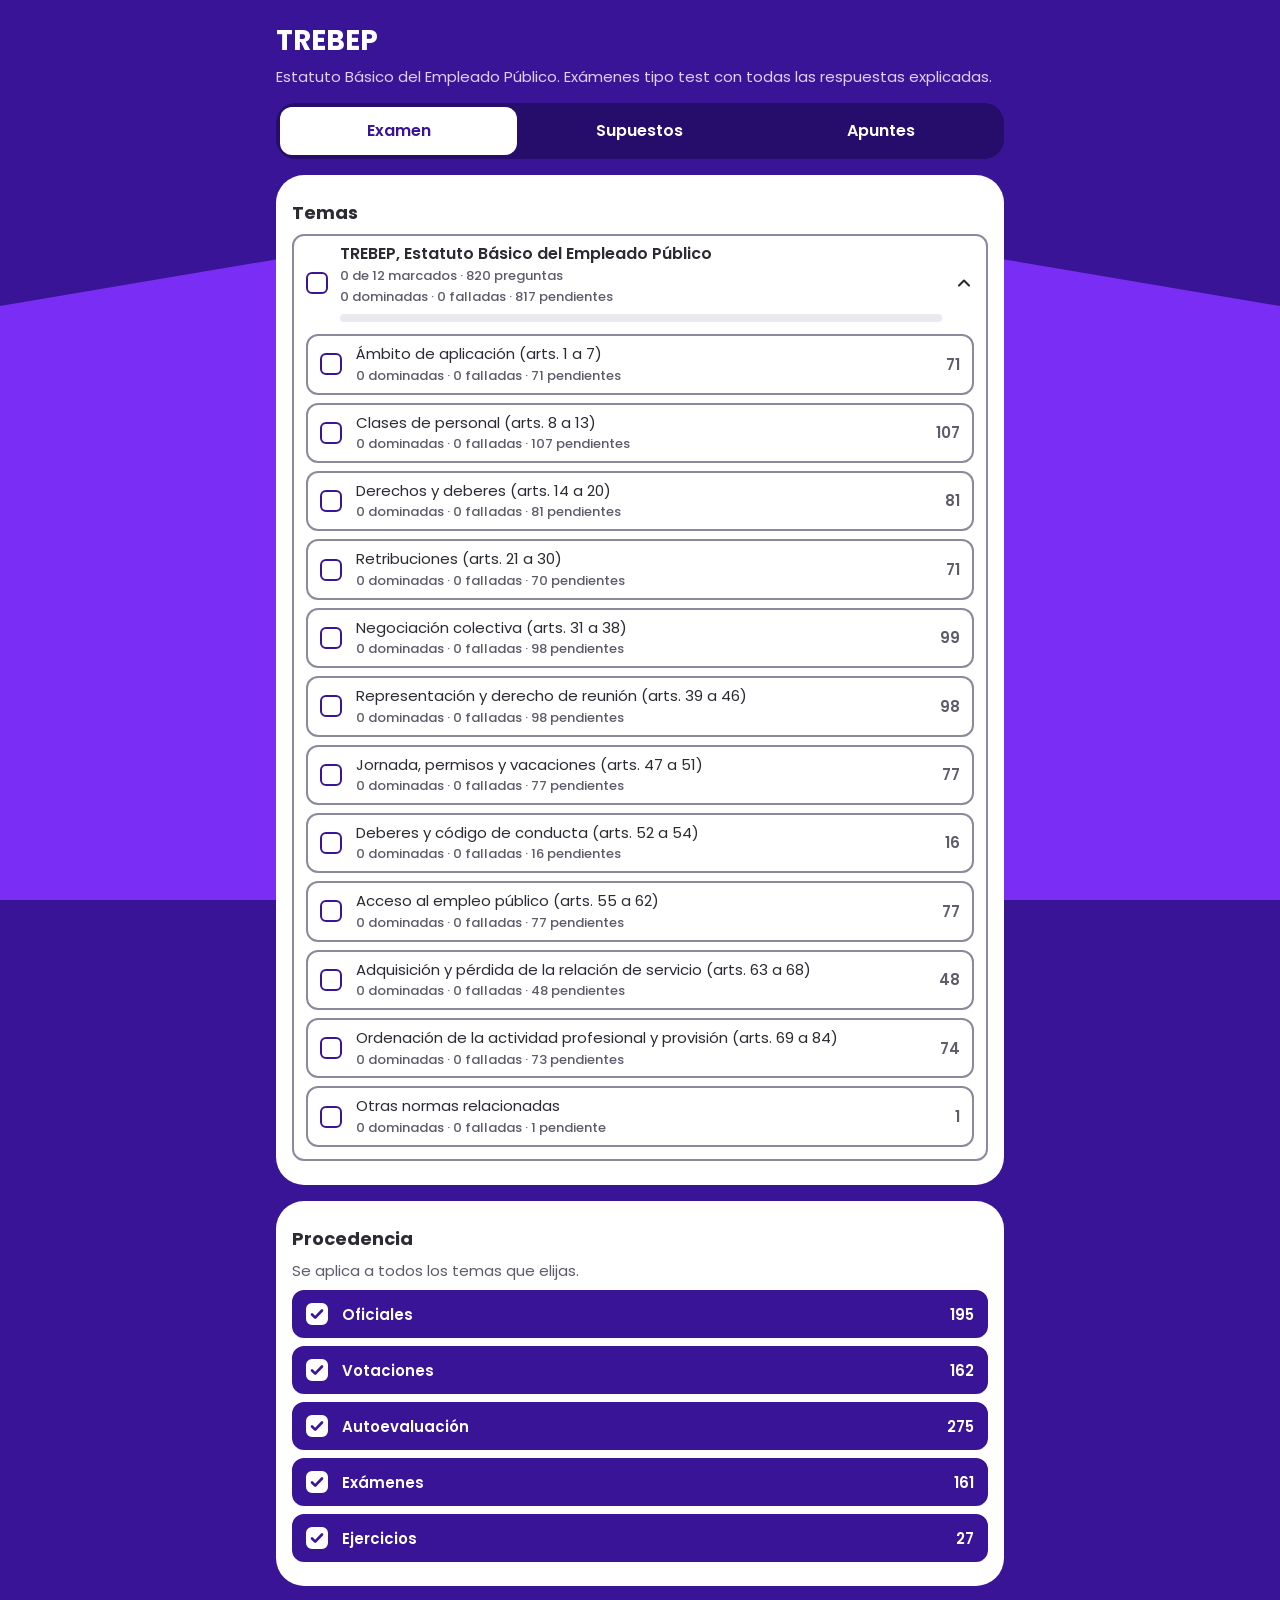
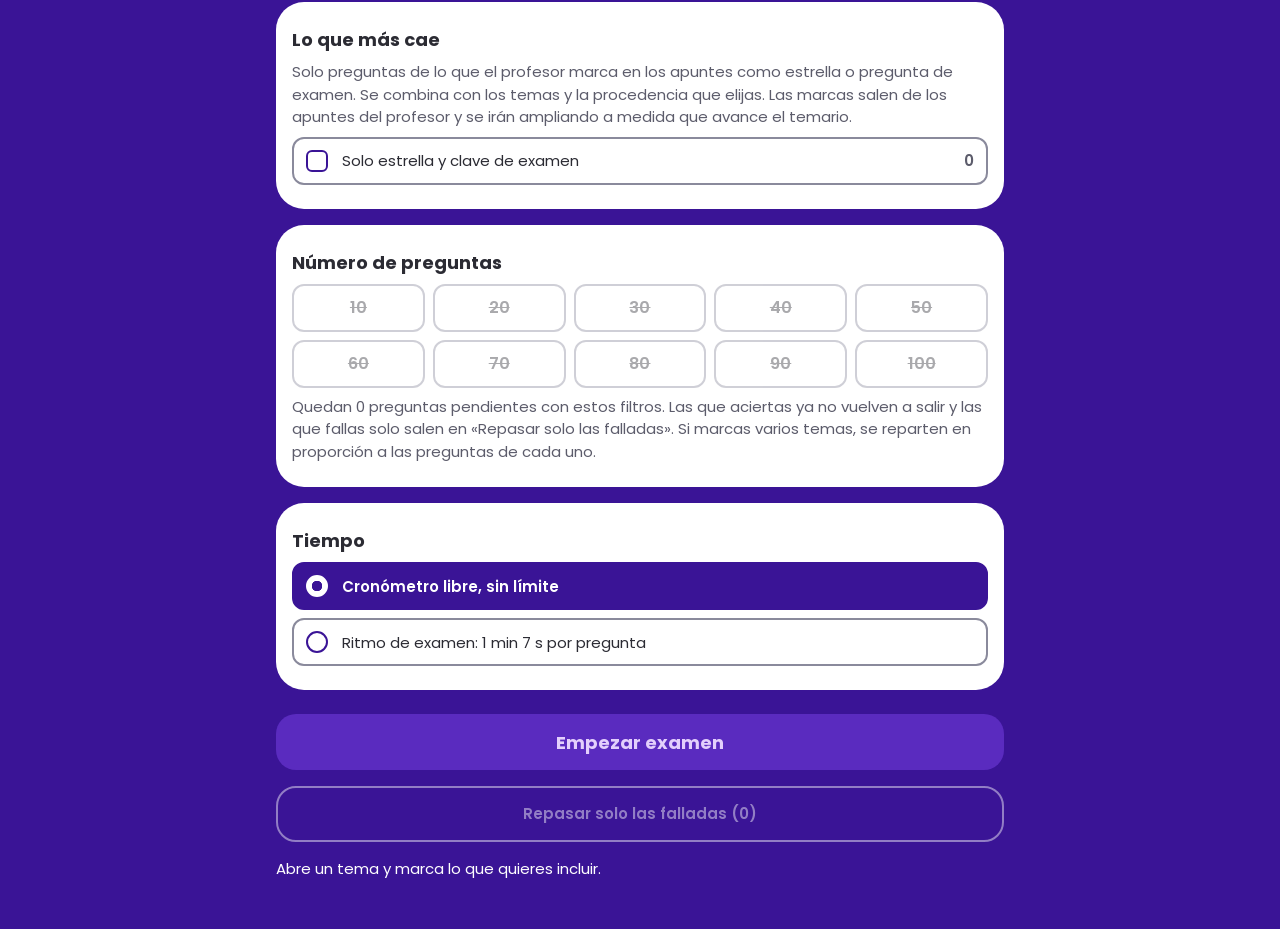
<file: index.html>
<!doctype html>
<html lang="es">
<head>
<meta charset="utf-8">
<meta name="viewport" content="width=device-width,initial-scale=1,viewport-fit=cover">
<link rel="icon" type="image/svg+xml" href="favicon.svg">
<title>TREBEP</title>
<meta name="description" content="Estatuto Básico del Empleado Público (TREBEP). Exámenes tipo test con todas las respuestas explicadas.">
<meta name="theme-color" content="#3A1496">
<link rel="preconnect" href="https://fonts.googleapis.com">
<link rel="preconnect" href="https://fonts.gstatic.com" crossorigin>
<link rel="stylesheet" href="https://fonts.googleapis.com/css2?family=Poppins:wght@400;500;600;700&display=swap">
<link rel="stylesheet" href="css/estilos.css?v=6">
</head>
<body>
<div id="app"></div>
<dialog id="dialogo" class="dialogo"></dialog>
<div id="aviso" class="solo-lector" aria-live="polite"></div>
<noscript>Esta aplicación necesita JavaScript.</noscript>
<script src="data/trebep.js?v=7"></script>
<script src="data/esquemas.js?v=6"></script>
<script src="js/vendor/gsap.min.js?v=3.13.0"></script>
<script src="js/vendor/Flip.min.js?v=3.13.0"></script>
<script src="js/movimiento.js?v=1"></script>
<script src="js/visor.js?v=2"></script>
<script src="js/app.js?v=10"></script>
</body>
</html>
</file>
<file: css/estilos.css>
:root{
  /* Color, tomado de la foto de referencia */
  --violeta-oscuro:#3A1496; --violeta:#7A2EF5; --violeta-medio:#5A2BBF; --lila:#C9A0FA; --lila-claro:#E3CFFC;
  --pista:#260C6B; --blanco:#FFFFFF; --tinta:#2B2B33; --tinta-2:#5C5C6B; --borde:#8A8A9C; --linea:#DADAE3; --superficie:#F5F3FB;
  --verde:#8AE58C; --verde-canto:#55B85C; --verde-tinta:#0B3B17; --verde-barra:#3CC47C;
  --ok-fondo:#DFFBDF; --ok-borde:#3F9E4D; --ok-tinta:#14632A;
  --mal-fondo:#FFDEDE; --mal-borde:#D4504F; --mal-tinta:#A21F1F;
  --blanco-fondo:#E9E9F0; --blanco-tinta:#4B4B5A;
  /* Radios */
  --r-s:12px; --r-m:20px; --r-l:28px; --r-total:999px;
  /* Espacios */
  --e1:4px; --e2:8px; --e3:12px; --e4:16px; --e5:24px; --e6:32px; --e7:48px;
  /* Tipografía */
  --t-xs:.8125rem; --t-s:.9375rem; --t-m:1rem; --t-l:1.125rem; --t-xl:1.375rem; --t-xxl:1.75rem;
  --fuente:"Poppins",Arial,sans-serif;
  --ancho:1120px;
}
*{box-sizing:border-box}
[hidden]{display:none!important}
html,body{margin:0;height:100%}
body{background:var(--violeta-oscuro);color:var(--tinta);font:400 var(--t-m)/1.5 var(--fuente);-webkit-font-smoothing:antialiased}
h1,h2,h3,p{margin:0}
button{font:inherit;color:inherit;cursor:pointer}
button:disabled{cursor:not-allowed}
:focus-visible{outline:3px solid var(--tinta);outline-offset:2px}
.sobre-violeta :focus-visible,.cabecera :focus-visible,.pie :focus-visible{outline-color:var(--blanco)}
.solo-lector{position:absolute;width:1px;height:1px;margin:-1px;padding:0;border:0;overflow:hidden;clip-path:inset(50%);white-space:nowrap}

/* ---------- Fondo de dos tonos, como la foto ---------- */
.fondo{position:fixed;inset:0;z-index:-1;background:var(--violeta-oscuro)}
.fondo::after{content:"";position:absolute;inset:0;background:var(--violeta);clip-path:polygon(0 34%,50% 22%,100% 34%,100% 100%,0 100%)}

/* ---------- Pantalla fija ---------- */
.fija{height:100vh;height:100dvh;display:flex;flex-direction:column;overflow:hidden;
  padding:max(var(--e3),env(safe-area-inset-top)) var(--e4) max(var(--e3),env(safe-area-inset-bottom));
  max-width:var(--ancho);margin:0 auto;gap:var(--e3)}
/* Dos columnas laterales iguales: el contador del centro no se mueve aunque cambie el ancho del reloj. */
.cabecera{display:grid;grid-template-columns:minmax(0,1fr) auto minmax(0,1fr);align-items:center;gap:var(--e2);color:var(--blanco);flex:none}
.cabecera>:first-child{justify-self:start}
.cabecera>:last-child{justify-self:end}
.cuenta{text-align:center;font-weight:600;font-size:var(--t-m);white-space:nowrap;font-variant-numeric:tabular-nums}
.btn-cuadrado{width:44px;height:44px;flex:none;display:grid;place-items:center;border:0;border-radius:var(--r-s);background:var(--violeta-medio);color:var(--blanco)}
.btn-cuadrado svg{width:24px;height:24px}
.btn-cuadrado:disabled{opacity:.45}
.controles{display:flex;align-items:center;gap:var(--e2)}
.btn-pausa{width:44px;height:44px;display:grid;place-items:center;border:0;border-radius:var(--r-s);background:var(--violeta-medio);color:var(--blanco)}
.btn-pausa svg{width:22px;height:22px}
.reloj{display:inline-flex;align-items:center;gap:var(--e1);min-height:44px;padding:0 var(--e3);border:0;border-radius:var(--r-total);
  background:var(--violeta);color:var(--blanco);font-weight:600;font-variant-numeric:tabular-nums}
.reloj svg{width:20px;height:20px}
/* Poppins no tiene números de ancho fijo: sin esto el reloj cambia de tamaño cada segundo. */
#reloj-t{display:inline-block;min-width:3em;text-align:center}
#reloj-t.largo{min-width:3.7em}
.reloj.poco{background:var(--blanco);color:var(--mal-tinta)}
.progreso{flex:none;height:12px;border-radius:var(--r-total);background:var(--pista);overflow:hidden}
.progreso i{display:block;height:100%;background:var(--verde-barra);border-radius:var(--r-total)}

/* ---------- Tarjeta de pregunta con las hojas apiladas ---------- */
.pila{flex:1;min-height:0;position:relative;display:flex;flex-direction:column;margin-bottom:var(--e4)}
.pila::before,.pila::after{content:"";position:absolute;left:var(--e4);right:var(--e4);bottom:-8px;height:40px;background:var(--lila);border-radius:0 0 var(--r-m) var(--r-m);z-index:0}
.pila::after{left:var(--e6);right:var(--e6);bottom:-16px;background:var(--lila);opacity:.55;z-index:-1}
.tarjeta{position:relative;z-index:1;flex:1;min-height:0;display:flex;flex-direction:column;background:var(--blanco);border-radius:var(--r-l);overflow:hidden}
.tarjeta-cuerpo{flex:1;min-height:0;overflow-y:auto;padding:var(--e4);-webkit-overflow-scrolling:touch}
.etiqueta{display:flex;justify-content:space-between;gap:var(--e3);align-items:baseline;color:var(--tinta-2);font-size:var(--t-xs)}
.enunciado{font-size:var(--t-l);line-height:1.4;font-weight:600;margin:var(--e2) 0 var(--e4);white-space:pre-line}
.enunciado:focus{outline:none}
.opciones{display:grid;gap:var(--e2)}
.opcion{display:grid;grid-template-columns:auto 1fr auto;gap:var(--e3);align-items:center;width:100%;min-height:52px;text-align:left;
  padding:var(--e3) var(--e4);background:var(--blanco);border:2px solid var(--borde);border-radius:var(--r-m);font-weight:500;font-size:var(--t-s);line-height:1.35}
.opcion:disabled{cursor:default;color:var(--tinta)}
.letra{font-weight:700;width:1.25em}
.marca{width:28px;height:28px;display:none}
.opcion.bien,.opcion.mal{border-color:var(--ok-borde);background:var(--ok-fondo)}
.opcion.mal{border-color:var(--mal-borde);background:var(--mal-fondo)}
.opcion.bien .marca,.opcion.mal .marca{display:block}
.opcion.elegida,.opcion.elegida:not(:disabled):hover{border-color:var(--violeta-oscuro);background:var(--violeta-oscuro);color:var(--blanco);font-weight:600}
.opcion.elegida .marca{display:block}
.btn-apoyo{display:inline-flex;align-items:center;gap:var(--e2);margin:0 0 var(--e3);min-height:44px;padding:0 var(--e4);border:2px solid var(--violeta);border-radius:var(--r-total);background:var(--blanco);color:var(--violeta-oscuro);font-weight:600;font-size:var(--t-s)}
.btn-apoyo svg{width:20px;height:20px}
.pista-scroll{position:absolute;left:50%;bottom:var(--e2);transform:translateX(-50%);z-index:2;padding:var(--e1) var(--e3);border-radius:var(--r-total);background:var(--tinta);color:var(--blanco);font-size:var(--t-xs);pointer-events:none;white-space:nowrap}

/* ---------- Pie con los botones ---------- */
.pie{flex:none;display:grid;grid-template-columns:1fr 1.5fr;gap:var(--e3);align-items:stretch;padding-top:var(--e2)}
.btn{min-height:56px;padding:var(--e2) var(--e5);border:0;border-radius:var(--r-m);font-weight:700;font-size:var(--t-l);text-align:center;text-decoration:none;display:inline-flex;align-items:center;justify-content:center}
.btn-principal{background:var(--verde);color:var(--verde-tinta);box-shadow:0 6px 0 var(--verde-canto)}
.btn-principal:active:not(:disabled){transform:translateY(3px);box-shadow:0 3px 0 var(--verde-canto)}
.btn-principal:disabled{background:var(--violeta-medio);color:var(--lila-claro);box-shadow:none}
.btn-secundario{background:none;color:var(--blanco);border:2px solid var(--blanco);font-size:var(--t-s);font-weight:600;line-height:1.2;padding:var(--e2)}
.btn-secundario:disabled{opacity:.45}
.btn-claro{background:var(--superficie);color:var(--violeta-oscuro);border:2px solid var(--violeta);font-size:var(--t-s);font-weight:600}

/* ---------- Páginas con scroll: inicio y resultados ---------- */
.pagina{min-height:100vh;min-height:100svh;overflow-anchor:none;max-width:760px;margin:0 auto;padding:var(--e5) var(--e4) var(--e7);display:flex;flex-direction:column;gap:var(--e4)}
.pagina-titulo{color:var(--blanco);font-size:var(--t-xxl);line-height:1.2;font-weight:700}
.pagina-desc{color:var(--lila-claro);font-size:var(--t-s);line-height:1.4;margin-top:calc(-1 * var(--e2))}
.pagina-sub{color:var(--blanco);font-size:var(--t-s)}
.panel{background:var(--blanco);border-radius:var(--r-l);padding:var(--e5) var(--e4);display:grid;gap:var(--e3)}
.panel h2{font-size:var(--t-l);font-weight:700;line-height:1.3}
.panel h3{font-size:var(--t-m);font-weight:600}
.nota{font-size:var(--t-s);color:var(--tinta-2)}
.pestanas{display:grid;grid-template-columns:repeat(3,1fr);gap:var(--e1);padding:var(--e1);background:var(--pista);border-radius:var(--r-m)}
.pestana{position:relative;z-index:1;grid-row:1;min-height:48px;border:0;border-radius:var(--r-s);background:none;color:var(--blanco);font-weight:600}
.pestana:nth-of-type(1){grid-column:1}
.pestana:nth-of-type(2){grid-column:2}
.pestana:nth-of-type(3){grid-column:3}
.pestana[aria-selected="true"]{color:var(--violeta-oscuro)}
/* Fondo de la pestaña activa: pieza aparte que se desliza (js/movimiento.js) */
.pestana-marca{grid-row:1;border-radius:var(--r-s);background:var(--blanco)}
fieldset{border:0;margin:0;padding:0;display:grid;gap:var(--e2);min-width:0}
legend{padding:0;margin-bottom:var(--e2);font-size:var(--t-l);font-weight:700}
.tema{border:2px solid var(--borde);border-radius:var(--r-s);overflow:hidden}
.tema-cab{display:grid;grid-template-columns:auto 1fr;align-items:stretch}
.tema-cab.sin-check{grid-template-columns:1fr}
.tema-cab input{margin:var(--e4) 0 var(--e4) var(--e3);align-self:center}
.tema-abrir{display:flex;justify-content:space-between;align-items:center;gap:var(--e3);min-height:56px;padding:var(--e2) var(--e3);border:0;background:none;text-align:left;font-weight:600;font-size:var(--t-m);line-height:1.3}
.tema-abrir small{display:block;font-size:var(--t-xs);font-weight:500;color:var(--tinta-2);margin-top:var(--e1)}
.tema-abrir>span{flex:1;min-width:0}
.tema-abrir svg{width:20px;height:20px;flex:none}
.tema-abrir[aria-expanded="true"] svg{transform:rotate(180deg)}
.tema-dentro{display:grid;gap:var(--e2);padding:var(--e1) var(--e3) var(--e3)}
.enlace{border:0;background:none;padding:var(--e1) 0;color:var(--violeta-oscuro);font-weight:600;font-size:var(--t-s);text-decoration:underline;text-underline-offset:3px}
.check{display:grid;grid-template-columns:24px 1fr auto;gap:var(--e3);align-items:center;min-height:48px;padding:var(--e2) var(--e3);border:2px solid var(--borde);border-radius:var(--r-s);cursor:pointer;font-size:var(--t-s);line-height:1.3}
/* Casillas y círculos dibujados a mano: el control nativo con accent-color blanco sobre violeta perdía la marca en el móvil. */
.check input,.tema-cab input{-webkit-appearance:none;appearance:none;flex:none;width:22px;height:22px;margin:0;border:2px solid var(--violeta-oscuro);border-radius:6px;background:var(--blanco) center/16px 16px no-repeat}
.tema-cab input{margin:var(--e4) 0 var(--e4) var(--e3)}
.check input[type="radio"]{border-radius:50%}
.check input:checked,.tema-cab input:checked{background-image:url("data:image/svg+xml,%3Csvg xmlns='http://www.w3.org/2000/svg' viewBox='0 0 16 16'%3E%3Cpath d='M3 8.5l3.2 3.2L13 4.5' fill='none' stroke='%233A1496' stroke-width='2.6' stroke-linecap='round' stroke-linejoin='round'/%3E%3C/svg%3E")}
.check input[type="radio"]:checked{background-image:radial-gradient(circle,var(--violeta-oscuro) 0 5px,transparent 5.5px)}
.tema-cab input:indeterminate{background-image:url("data:image/svg+xml,%3Csvg xmlns='http://www.w3.org/2000/svg' viewBox='0 0 16 16'%3E%3Cpath d='M3.5 8h9' fill='none' stroke='%233A1496' stroke-width='2.8' stroke-linecap='round'/%3E%3C/svg%3E")}
@media (forced-colors:active){.check input,.tema-cab input{-webkit-appearance:auto;appearance:auto}}
.check.marcado{border-color:var(--violeta-oscuro);background:var(--violeta-oscuro);color:var(--blanco);font-weight:600}
.check.marcado input{border-color:var(--blanco)}
.check.marcado b{color:var(--blanco)}
.check:has(input:focus-visible){outline:3px solid var(--tinta);outline-offset:2px}
.check input:focus-visible{outline:none}
.check.apagado{opacity:.5;cursor:not-allowed}
.check small{display:block;margin-top:var(--e1);font-size:var(--t-xs);font-weight:500;color:var(--tinta-2)}
.check.marcado small{color:var(--lila-claro)}
.tema-abrir .barra{margin-top:var(--e2)}
.check b{font-weight:600;font-variant-numeric:tabular-nums;color:var(--tinta-2)}
.rejilla{display:grid;grid-template-columns:repeat(5,1fr);gap:var(--e2)}
.chip{position:relative;display:grid;place-items:center;min-height:48px;border:2px solid var(--borde);border-radius:var(--r-s);font-weight:600;cursor:pointer}
.chip input{position:absolute;inset:0;opacity:0;margin:0;cursor:inherit}
.chip.marcado{background:var(--violeta-oscuro);border-color:var(--violeta-oscuro);color:var(--blanco)}
.chip:has(input:focus-visible){outline:3px solid var(--tinta);outline-offset:2px}
.chip:has(input:disabled){opacity:.4;cursor:not-allowed;text-decoration:line-through}
.acciones{display:grid;gap:var(--e4);padding-top:var(--e2)}
.acciones .btn{width:100%}
.resumir{display:grid;gap:var(--e3)}
.btn-linea{background:none;color:var(--blanco);border:2px solid var(--blanco);font-size:var(--t-s);font-weight:600}

/* ---------- Supuestos: enunciado arriba, preguntas abajo ---------- */
.reparto{flex:1;min-height:0;display:grid;grid-template-rows:minmax(0,2fr) minmax(0,3fr);gap:var(--e3)}
.reparto.plegado{grid-template-rows:auto minmax(0,1fr)}
.caso{background:var(--superficie);border-radius:var(--r-m);display:flex;flex-direction:column;min-height:0;overflow:hidden}
.caso-cab{flex:none;display:flex;justify-content:space-between;align-items:center;gap:var(--e3);padding:var(--e2) var(--e4);font-weight:700;font-size:var(--t-s)}
.caso-texto{flex:1;min-height:0;overflow-y:auto;padding:0 var(--e4) var(--e3);font-size:var(--t-s);line-height:1.5;}
.caso-texto p+p,.caso-texto ul+p,.caso-texto p+ul{margin-top:var(--e3)}
.caso-texto p.sub{font-weight:700;margin-top:var(--e4)}
.caso-texto p.sub+p{margin-top:var(--e2)}
.caso-texto p.apartado{padding-left:var(--e4)}
.caso-texto p.apartado+p.apartado{margin-top:var(--e2)}
.caso-texto ul{padding-left:var(--e5)}
.caso-texto li+li{margin-top:var(--e2)}
.caso-comun{background:var(--superficie);border-radius:var(--r-m);padding:var(--e3) var(--e4);margin-bottom:var(--e4);font-size:var(--t-s);line-height:1.5}
.caso-comun h2{font-size:var(--t-s);font-weight:700;margin-bottom:var(--e2)}
.caso-comun ul{padding-left:var(--e5)}
.caso-comun li+li{margin-top:var(--e2)}
.caso-comun details{margin-top:var(--e3)}
.caso-comun summary{cursor:pointer;font-weight:600;color:var(--violeta-oscuro)}
.caso-comun details p{margin-top:var(--e2)}
.caso-movil>summary{font-weight:700;color:var(--tinta)}
.caso-movil[open]>summary{margin-bottom:var(--e2)}
.lista-preg{overflow-anchor:none;background:var(--blanco);border-radius:var(--r-m);min-height:0;overflow-y:auto;padding:var(--e4);display:grid;gap:var(--e5);align-content:start}
.preg h3{font-size:var(--t-m);font-weight:600;line-height:1.4;margin-bottom:var(--e3);white-space:pre-line}
.preg h3 span{color:var(--violeta-oscuro);font-weight:700}
.pie-uno{grid-template-columns:1fr}
/* Ejercicio de clase sin caso largo: sin panel de enunciado, la consigna encabeza la lista de preguntas. */
.reparto.solo{grid-template-rows:minmax(0,1fr)}
.consigna{display:grid;gap:var(--e2)}
.consigna h2{font-size:var(--t-l);font-weight:700;line-height:1.3;color:var(--violeta-oscuro)}
.consigna p{font-size:var(--t-m);line-height:1.5}
.grupo{border-top:1px solid var(--borde)}
.grupo-abrir{display:flex;justify-content:space-between;align-items:center;gap:var(--e3);width:100%;min-height:48px;padding:var(--e2) var(--e1);border:0;background:none;text-align:left;font-weight:600;font-size:var(--t-s);color:var(--tinta-2);line-height:1.3}
.grupo-abrir>span{flex:1;min-width:0}
.grupo-abrir small{display:block;font-size:var(--t-xs);font-weight:500;margin-top:var(--e1)}
.grupo-abrir svg{width:18px;height:18px;flex:none}
.grupo-abrir[aria-expanded="true"] svg{transform:rotate(180deg)}
.grupo-dentro{display:grid;gap:var(--e2);padding-bottom:var(--e2)}
.grupo-titulo{font-size:var(--t-s);font-weight:600;color:var(--tinta-2);margin-top:var(--e2)}

/* ---------- Resultados ---------- */
.marcador{display:grid;grid-template-columns:repeat(2,1fr);gap:var(--e2)}
.dato{padding:var(--e3) var(--e2);border-radius:var(--r-s);text-align:center;font-size:var(--t-s);font-weight:500}
.dato b{display:block;font-size:var(--t-xl);line-height:1.2;font-weight:700;font-variant-numeric:tabular-nums}
.dato.ok{background:var(--ok-fondo);color:var(--ok-tinta)}
.dato.ko{background:var(--mal-fondo);color:var(--mal-tinta)}
.dato.nu{background:var(--blanco-fondo);color:var(--blanco-tinta)}
.neta{font-size:var(--t-m)}
.neta b{font-size:var(--t-xl);font-weight:700}
.resultado{padding:var(--e4) 0;border-top:1px solid var(--linea);display:grid;gap:var(--e3)}
.resultado:first-child{border-top:0;padding-top:0}
.resultado-cab{display:flex;justify-content:space-between;gap:var(--e3);align-items:baseline;font-size:var(--t-xs);font-weight:600}
.estado-ok{color:var(--ok-tinta)} .estado-ko{color:var(--mal-tinta)} .estado-nu{color:var(--blanco-tinta)}
.resultado-q{font-weight:600;line-height:1.4;font-size:var(--t-m);white-space:pre-line}
.linea{display:grid;grid-template-columns:auto 1fr auto;gap:var(--e3);align-items:center;padding:var(--e3);border:2px solid var(--linea);border-radius:var(--r-s);font-size:var(--t-s);font-weight:500;line-height:1.35}
.linea small{display:block;font-size:var(--t-xs);font-weight:600}
.linea.bien{background:var(--ok-fondo);border-color:var(--ok-borde)}
.linea.bien small{color:var(--ok-tinta)}
.linea.mal{background:var(--mal-fondo);border-color:var(--mal-borde)}
.linea.mal small{color:var(--mal-tinta)}
.linea svg{width:24px;height:24px}
.acordeon{width:100%;display:flex;justify-content:space-between;align-items:center;min-height:48px;padding:var(--e2) var(--e3);border:0;border-radius:var(--r-s);background:var(--superficie);color:var(--violeta-oscuro);font-weight:600;font-size:var(--t-s);text-align:left}
.acordeon svg{width:20px;height:20px;flex:none}
.acordeon[aria-expanded="true"] svg{transform:rotate(180deg)}
.justificacion{display:grid;gap:var(--e3);padding:var(--e1) var(--e3) var(--e3);font-size:var(--t-s);line-height:1.55}
.precepto{font-weight:600}
.razon{display:grid;grid-template-columns:1.5em 1fr;gap:var(--e1)}
.razon b.l{font-weight:700}
.razon.es{padding:var(--e3);background:var(--ok-fondo);border-radius:var(--r-s)}
.ojo{padding:var(--e3);border:2px solid var(--violeta);border-radius:var(--r-s)}
.ojo b{font-weight:700}
/* Marca del profesor: texto con icono en la línea de cabecera, sin caja propia. */
.sello{display:inline-flex;align-items:center;gap:var(--e1);font-weight:700;color:var(--violeta-oscuro);white-space:nowrap}
.sello svg{width:1.15em;height:1.15em;flex:none}
.sello.poco{font-weight:600;color:var(--tinta-2)}
.resultado-cab .sello{margin-left:var(--e3)}
.preg .etiqueta{margin:0 0 var(--e1)}
.nota-profe{margin:var(--e3) 0}
.revisar{padding:var(--e3);border:2px dashed var(--borde);border-radius:var(--r-s);font-size:var(--t-s)}
.revisar b{font-weight:700}
.filtros{display:flex;flex-wrap:wrap;gap:var(--e2)}
.filtro{min-height:44px;padding:0 var(--e4);border:2px solid var(--borde);border-radius:var(--r-total);background:var(--blanco);font-weight:600;font-size:var(--t-s)}
.filtro[aria-pressed="true"]{background:var(--violeta-oscuro);border-color:var(--violeta-oscuro);color:var(--blanco)}

/* ---------- Estadística por temas ---------- */
.estadistica{display:grid;gap:var(--e4)}
.est-fila{display:grid;gap:var(--e1)}
.est-nombre{display:flex;justify-content:space-between;gap:var(--e3);font-weight:600;font-size:var(--t-s);line-height:1.3}
.est-nombre span{flex:none;font-weight:500;color:var(--tinta-2)}
.estadistica{gap:var(--e6)}
.est-tema{display:grid;gap:var(--e4)}
.est-total .est-nombre{font-size:var(--t-m);font-weight:700}
.est-total .barra{height:28px}
.est-total .est-datos{font-size:var(--t-s)}
.est-desglose{display:grid;gap:var(--e4);padding-left:var(--e3);border:0}
.barra{display:flex;height:20px;border-radius:var(--r-total);overflow:hidden;background:var(--blanco-fondo)}
.barra i{display:block;height:100%}
.barra .a{background:var(--ok-borde)}
.barra .f{background:var(--mal-borde)}
.barra .b{background:var(--blanco-fondo)}
.barra.fina{height:var(--e2);margin-top:var(--e2)}
.est-datos{display:flex;flex-wrap:wrap;gap:0 var(--e3);font-size:var(--t-xs);font-weight:500}
.est-datos .a{color:var(--ok-tinta)} .est-datos .f{color:var(--mal-tinta)} .est-datos .b{color:var(--blanco-tinta)}

/* ---------- Acceso directo a las preguntas (resultados) ---------- */
.res-titulo{display:flex;align-items:center;gap:var(--e3)}
.res-cols{display:contents}
.res-contenido{display:grid;gap:var(--e4);min-width:0}
.nav-res{background:var(--blanco);border:2px solid var(--borde);border-radius:var(--r-m);display:flex;flex-direction:column;min-height:0}
.nav-toggle{display:flex;justify-content:space-between;align-items:center;gap:var(--e3);width:100%;min-height:48px;padding:var(--e2) var(--e4);border:0;border-radius:var(--r-m);background:none;color:var(--violeta-oscuro);font-weight:700;font-size:var(--t-s);text-align:left}
.nav-toggle svg{width:20px;height:20px;flex:none}
.nav-toggle[aria-expanded="true"] svg{transform:rotate(180deg)}
.nav-cuerpo{display:none;overflow-y:auto;padding:0 var(--e4) var(--e4);gap:var(--e4);min-height:0}
.nav-res.abierto .nav-cuerpo{display:grid;max-height:42dvh}
.nav-titulo{display:none;font-size:var(--t-l);font-weight:700;line-height:1.3}
.nav-rejilla{display:grid;grid-template-columns:repeat(auto-fill,minmax(44px,1fr));gap:var(--e2)}
.cuadro{position:relative;display:grid;place-items:center;min-width:44px;min-height:44px;padding:0;border:2px solid var(--borde);border-radius:var(--r-s);font-weight:700;font-size:var(--t-s);font-variant-numeric:tabular-nums;line-height:1;background:var(--blanco-fondo);color:var(--blanco-tinta);border-style:dashed}
.cuadro.acierto{background:var(--ok-fondo);border:2px solid var(--ok-borde);color:var(--ok-tinta)}
.cuadro.fallo{background:var(--mal-fondo);border:2px solid var(--mal-borde);color:var(--mal-tinta)}
.cuadro svg{display:block;position:absolute;top:2px;right:2px;width:12px;height:12px}
i.cuadro{display:block;min-width:0;min-height:0;width:20px;height:20px;flex:none}
.nav-leyenda{list-style:none;margin:0;padding:0;display:flex;flex-wrap:wrap;gap:var(--e2) var(--e4);font-size:var(--t-xs);font-weight:500}
.nav-leyenda li{display:flex;align-items:center;gap:var(--e2)}
.nav-res .btn{width:100%}
/* Al llegar desde "Ir a una pregunta" se marca un momento y el contorno se apaga solo. */
.resultado{outline:3px solid transparent;outline-offset:var(--e2);transition:outline-color .5s ease}
.resultado:focus{outline-color:transparent}
.resultado.resaltado{outline-color:var(--violeta);transition-duration:.15s}
/* Móvil: el acordeón se queda pegado arriba mientras se baja por las respuestas. */
.res-pag .nav-res{position:sticky;top:max(var(--e2),env(safe-area-inset-top));z-index:5}
.reparto.res{grid-template-rows:auto minmax(0,2fr) minmax(0,3fr)}
.reparto.res.plegado{grid-template-rows:auto auto minmax(0,1fr)}
.reparto.res.solo{grid-template-rows:auto minmax(0,1fr)}
.reparto.res .nav-res{flex:none}
/* El botón de volver ya está dentro del acordeón: sin barra fija abajo, más sitio para leer. */
.pie-res{display:none}
.reparto.res .nav-res.abierto .nav-cuerpo{max-height:30dvh}

/* ---------- Diálogo y calendario ---------- */
.dialogo{border:0;border-radius:var(--r-l);padding:var(--e5) var(--e4);width:min(560px,calc(100vw - 2*var(--e4)));max-height:calc(100dvh - 2*var(--e4));color:var(--tinta)}
.dialogo::backdrop{background:var(--pista);opacity:.75}
.dialogo[open]::backdrop,.visor[open]::backdrop{animation:velo-entra .18s ease-out}
.dialogo.cerrando::backdrop,.visor.cerrando::backdrop{animation:velo-sale .12s ease-in forwards}
@keyframes velo-entra{from{opacity:0}}
@keyframes velo-sale{to{opacity:0}}
.dialogo h2{font-size:var(--t-xl);font-weight:700;line-height:1.25;margin-bottom:var(--e2)}
.dialogo-x{position:sticky;top:calc(var(--e2) - var(--e5));z-index:1;height:0;display:flex;justify-content:flex-end}
.dialogo-x+h2{padding-right:calc(44px + var(--e3))}
.dialogo-acciones{display:grid;gap:var(--e3);margin-top:var(--e4)}
.meses{display:grid;grid-template-columns:repeat(auto-fit,minmax(220px,1fr));gap:var(--e4);margin:var(--e3) 0}
.mes caption{font-weight:700;font-size:var(--t-s);text-align:left;padding-bottom:var(--e1);text-transform:capitalize}
.mes{width:100%;border-collapse:collapse;font-size:var(--t-xs);font-variant-numeric:tabular-nums}
.mes th{font-weight:600;color:var(--tinta-2);padding:2px}
.mes td{text-align:center;padding:4px 2px}
.mes .rojo{color:var(--mal-tinta);font-weight:700;text-decoration:underline}
.mes .festivo{background:var(--mal-fondo);border-radius:var(--r-s)}
.pausa{flex:1;display:grid;justify-items:center;text-align:center;color:var(--blanco);gap:var(--e4);align-content:center}
.pausa .btn{min-width:220px}

/* ---------- Hover: solo donde hay ratón, para que no se quede pegado en el móvil ---------- */
@media (hover:hover){
  .opcion:not(:disabled):not(.elegida):hover,
  .check:not(.apagado):not(.marcado):hover,
  .chip:not(:has(input:disabled)):not(.marcado):hover,
  .filtro[aria-pressed="false"]:hover{border-color:var(--violeta-oscuro);background:var(--lila-claro)}
  .tema-cab:hover,.acordeon:hover,.nav-toggle:hover,.grupo-abrir:hover{background:var(--lila-claro)}
  .pestana[aria-selected="false"]:hover{background:color-mix(in srgb,var(--blanco) 18%,transparent)}
  .btn-cuadrado:not(:disabled):hover,.btn-pausa:hover{background:var(--violeta)}
  .btn-claro:hover{background:var(--lila-claro);border-color:var(--violeta-oscuro)}
}

/* ---------- Escritorio ---------- */
@media (min-width:900px){
  .fija{padding-top:var(--e5);padding-bottom:var(--e5);gap:var(--e4)}
  /* Examen: una sola columna. La tarjeta mide lo que mide la pregunta y queda centrada,
     con los botones siempre en el mismo sitio para no perseguirlos con el ratón. */
  .fija.examen,.fija.estrecha{max-width:920px}
  .fija.examen .pila{flex:0 1 auto;margin-top:auto;margin-bottom:auto}
  .fija.examen .tarjeta,.fija.examen .tarjeta-cuerpo{flex:0 1 auto}
  .fija.examen .tarjeta-cuerpo{padding:var(--e5) var(--e6)}
  .fija.examen .pie{margin-top:var(--e3)}
  /* Supuesto de una pregunta por pantalla: el caso fijo a la izquierda y la pregunta con sus opciones a la derecha, sin tener que bajar. */
  .fija.casouno{max-width:var(--ancho)}
  .fija.casouno .tarjeta-cuerpo{display:grid;grid-template-columns:minmax(0,5fr) minmax(0,7fr);gap:var(--e6);align-items:start}
  .fija.casouno .col-caso{position:sticky;top:0}
  .fija.casouno .tarjeta-cuerpo{padding:var(--e4) var(--e5)}
  .fija.casouno .caso-comun{margin-bottom:0}
  .fija.casouno .caso-comun p+p,.fija.casouno .caso-comun ul+p,.fija.casouno .caso-comun p+ul{margin-top:var(--e2)}
  .fija.casouno .caso-comun li+li{margin-top:var(--e1)}
  .fija.casouno .enunciado{font-size:var(--t-l)}
  .fija.casouno .col-opc{margin-top:var(--e3)}
  .caso-comun p+p,.caso-comun ul+p,.caso-comun p+ul{margin-top:var(--e3)}
  .enunciado{font-size:var(--t-xl)}
  .opcion{font-size:var(--t-m)}
  .pie{grid-template-columns:220px 280px;justify-content:end}
  .reparto,.reparto.plegado{grid-template-rows:minmax(0,1fr);grid-template-columns:minmax(0,1fr) minmax(0,1fr)}
  .reparto.solo{grid-template-columns:minmax(0,1fr)}
  .plegar{display:none}
  .caso-texto{font-size:var(--t-m)}
  /* Resultados: columna izquierda con el acceso directo y respuestas a la derecha. */
  .res-pag{max-width:var(--ancho)}
  .res-cols{display:grid;grid-template-columns:280px minmax(0,1fr);gap:var(--e5);align-items:start}
  .res-pag .nav-res{top:var(--e5);max-height:calc(100dvh - 2*var(--e5))}
  .nav-toggle{display:none}
  .nav-cuerpo,.nav-res.abierto .nav-cuerpo{display:grid;max-height:none;padding:var(--e4)}
  .nav-titulo{display:block}
  .res-pag .acciones{display:none}
  .reparto.res,.reparto.res.plegado{grid-template-rows:auto minmax(0,1fr);grid-template-columns:minmax(0,1fr) minmax(0,1fr);grid-template-areas:"nav lista" "caso lista"}
  .reparto.res.solo{grid-template-rows:minmax(0,1fr);grid-template-columns:280px minmax(0,1fr);grid-template-areas:"nav lista"}
  .reparto.res .nav-res{grid-area:nav;max-height:50dvh;align-self:start}
  .reparto.res .caso{grid-area:caso}
  .reparto.res .lista-preg{grid-area:lista}
  .reparto.res.solo .nav-res{max-height:100%}
  .reparto.res .nav-res .nav-cuerpo,.reparto.res .nav-res.abierto .nav-cuerpo{max-height:none}
}
/* Móvil: un toque en el enunciado lo estira para leerlo mejor; otro toque lo devuelve a su tamaño. */
@media (max-width:899px){
  .reparto{transition:grid-template-rows .25s ease}
  .reparto.grande{grid-template-rows:minmax(0,7fr) minmax(0,3fr)}
  .reparto.res.grande{grid-template-rows:auto minmax(0,7fr) minmax(0,3fr)}
  .caso-texto{cursor:pointer;-webkit-tap-highlight-color:transparent}
  .justificacion{contain:layout paint}
}
/* Móvil: cabecera más compacta para que el contador no choque con el reloj. */
@media (max-width:430px){
  .cabecera{gap:var(--e1)}
  .cuenta{font-size:var(--t-s)}
  .reloj{padding:0 var(--e2)}
  #reloj-t{min-width:2.6em}
  #reloj-t.largo{min-width:3.4em}
}
@media (max-width:379px){
  .reloj svg{display:none}
}
@media (max-height:640px){
  .enunciado{font-size:var(--t-m)}
  .btn{min-height:48px}
}
/* Cambios de estado: color, borde y sombra se funden en lugar de saltar. Las flechas giran. */
.btn,.btn-cuadrado,.btn-pausa,.btn-apoyo,.btn-claro,.opcion,.check,.chip,.filtro,.pestana,.tema-cab,.tema-abrir,.grupo-abrir,.acordeon,.apunte,.cuadro,.nav-toggle,.enlace{
  transition:background-color .15s ease,border-color .15s ease,color .15s ease,box-shadow .15s ease,opacity .15s ease}
/* Las pestañas cambian de color al ritmo del fondo blanco que aparece (js/movimiento.js). */
.pestana{transition:color .18s ease-out,background-color .15s ease}
.btn-principal{transition:background-color .15s ease,color .15s ease,box-shadow .1s ease,transform .1s ease}
.tema-abrir svg,.grupo-abrir svg,.acordeon svg,.nav-toggle svg{transition:transform .2s ease}
@media (prefers-reduced-motion:reduce){*,::backdrop{transition:none!important;animation:none!important}}
.dialogo h2:focus{outline:none}

/* ---------- Visor de apuntes ---------- */
.visor{--giro:0;padding:0;border:0;border-radius:var(--r-l);overflow:hidden;max-width:none;max-height:none;
  width:min(1500px,calc(100vw - 2*var(--e5)));height:calc(100dvh - 2*var(--e5));background:var(--blanco-fondo);color:var(--blanco)}
.visor[open]{display:flex;flex-direction:column}
.visor::backdrop{background:color-mix(in srgb,var(--pista) 82%,transparent)}
.visor-cab{flex:none;display:flex;align-items:center;gap:var(--e3);padding:var(--e3) var(--e4);background:var(--violeta-oscuro)}
.visor-tit{flex:1;min-width:0}
.visor-tit h2{font-size:var(--t-l);font-weight:600;line-height:1.25;overflow:hidden;text-overflow:ellipsis;white-space:nowrap}
.visor-tit p{font-size:var(--t-xs);color:var(--lila-claro)}
.visor-tit p:empty{display:none}
.visor-herr{flex:none;display:flex;gap:var(--e2)}
.visor-b,.visor-x{flex:none;width:44px;height:44px;display:grid;place-items:center;border:0;border-radius:var(--r-s);color:var(--blanco)}
.visor-b{background:var(--violeta-medio)}
.visor-b:disabled{opacity:.45}
.visor-x{background:var(--mal-tinta)}
.visor-b svg,.visor-x svg{width:24px;height:24px}
.visor :focus-visible{outline-color:var(--blanco)}
.visor-esc:focus-visible{outline:3px solid var(--violeta-oscuro);outline-offset:-3px}
.visor-esc{flex:1;min-height:0;position:relative;overflow:hidden;background:var(--blanco-fondo);touch-action:none;cursor:zoom-in;user-select:none;-webkit-user-select:none}
.visor-esc.ampliado{cursor:grab}
.visor-esc.agarrado{cursor:grabbing}
.visor-lienzo{position:absolute;left:0;top:0;transform-origin:0 0;background:var(--blanco)}
.visor-img{display:block;width:100%;height:100%;pointer-events:none}
.visor-pie{flex:none;display:flex;justify-content:flex-start;gap:var(--e2);padding:var(--e2) var(--e4);background:var(--violeta-oscuro);overflow-x:auto;scrollbar-width:thin}
.visor-pie[hidden]{display:none}
.visor-ap{flex:none;display:flex;align-items:center;gap:var(--e2);max-width:min(15rem,70vw);min-height:44px;padding:0 var(--e3) 0 var(--e2);border:2px solid transparent;border-radius:var(--r-s);background:var(--violeta-medio);color:var(--blanco);font-size:var(--t-xs);text-align:left}
.visor-ap b{flex:none;display:grid;place-items:center;width:26px;height:26px;border-radius:50%;background:var(--blanco);color:var(--violeta-oscuro);font-size:var(--t-xs)}
.visor-ap span{min-width:0;overflow:hidden;text-overflow:ellipsis;white-space:nowrap}
.visor-ap[aria-current]{background:var(--blanco);color:var(--violeta-oscuro);border-color:var(--blanco);font-weight:600}
.visor-ap[aria-current] b{background:var(--violeta-oscuro);color:var(--blanco)}
@media (pointer:coarse){.visor-zoom{display:none}}
/* Móvil de pie: la ventana se gira un cuarto de vuelta para que el esquema apaisado ocupe toda la pantalla. */
@media (orientation:portrait) and (max-width:820px){
  .visor{--giro:1;position:fixed;inset:0 auto auto 100%;margin:0;width:100dvh;height:100dvw;border-radius:0;transform-origin:0 0;transform:rotate(90deg)}
}
/* Móvil tumbado: pantalla completa, sin girar. */
@media (orientation:landscape) and (max-height:520px){
  .visor{width:100vw;height:100dvh;border-radius:0}
  .visor-cab{padding:var(--e2) var(--e3)}
}

/* ---------- Pestaña Apuntes ---------- */
.buscar input{width:100%;min-height:48px;padding:var(--e2) var(--e3);border:2px solid var(--borde);border-radius:var(--r-s);background:var(--blanco);color:var(--tinta);font:inherit;font-size:var(--t-s)}
.buscar input:focus-visible{border-color:var(--violeta-oscuro)}
.temas{display:grid;gap:var(--e4)}
.apunte{display:block;width:100%;min-height:48px;padding:var(--e2) var(--e3);border:2px solid var(--borde);border-radius:var(--r-s);background:var(--blanco);text-align:left;font-size:var(--t-s);font-weight:600;line-height:1.3;color:var(--tinta)}
.apunte small{display:block;margin-top:var(--e1);font-size:var(--t-xs);font-weight:500;color:var(--tinta-2)}
@media (hover:hover){.apunte:hover{background:var(--lila-claro);border-color:var(--violeta-oscuro)}}

/* Bloques de Apuntes: cabecera con número y fondo propio, apuntes como filas de lista */
.tema-ap{background:var(--blanco)}
.tema-ap .tema-cab{background:var(--superficie)}
.tema-ap .tema-abrir{display:grid;grid-template-columns:auto 1fr auto;align-items:center;gap:var(--e4);font-size:var(--t-l);font-weight:700}
.tema-ap .tema-abrir small{font-size:var(--t-xs);font-weight:500}
.ap-num{font-size:var(--t-xxl);font-weight:700;line-height:1;color:var(--violeta);min-width:1.6em;font-variant-numeric:tabular-nums}
.tema-ap:has(.tema-abrir[aria-expanded="true"]){border-color:var(--violeta-oscuro)}
.tema-ap .tema-cab:has([aria-expanded="true"]){background:var(--violeta-oscuro)}
.tema-ap .tema-cab:has([aria-expanded="true"]) .tema-abrir{color:var(--blanco)}
.tema-ap .tema-cab:has([aria-expanded="true"]) .tema-abrir small{color:var(--lila-claro)}
.tema-ap .tema-cab:has([aria-expanded="true"]) .ap-num{color:var(--lila)}
.tema-ap .tema-dentro{gap:0;padding:0}
.tema-ap .grupo-titulo{margin:0;padding:var(--e4) var(--e4) var(--e2);font-size:var(--t-m);font-weight:700;color:var(--violeta-oscuro);background:var(--superficie);border-top:1px solid var(--linea)}
.tema-ap .apunte{border:0;border-top:1px solid var(--linea);border-radius:0;padding:var(--e3) var(--e4);font-weight:600}
.tema-ap .grupo-titulo+.apunte{border-top:0}
@media (hover:hover){
  .tema-ap .tema-cab:hover{background:var(--lila-claro)}
  .tema-ap .tema-cab:has([aria-expanded="true"]):hover{background:var(--violeta-medio)}
  .tema-ap .apunte:hover{background:var(--lila-claro);border-color:var(--linea)}
}
</file>
